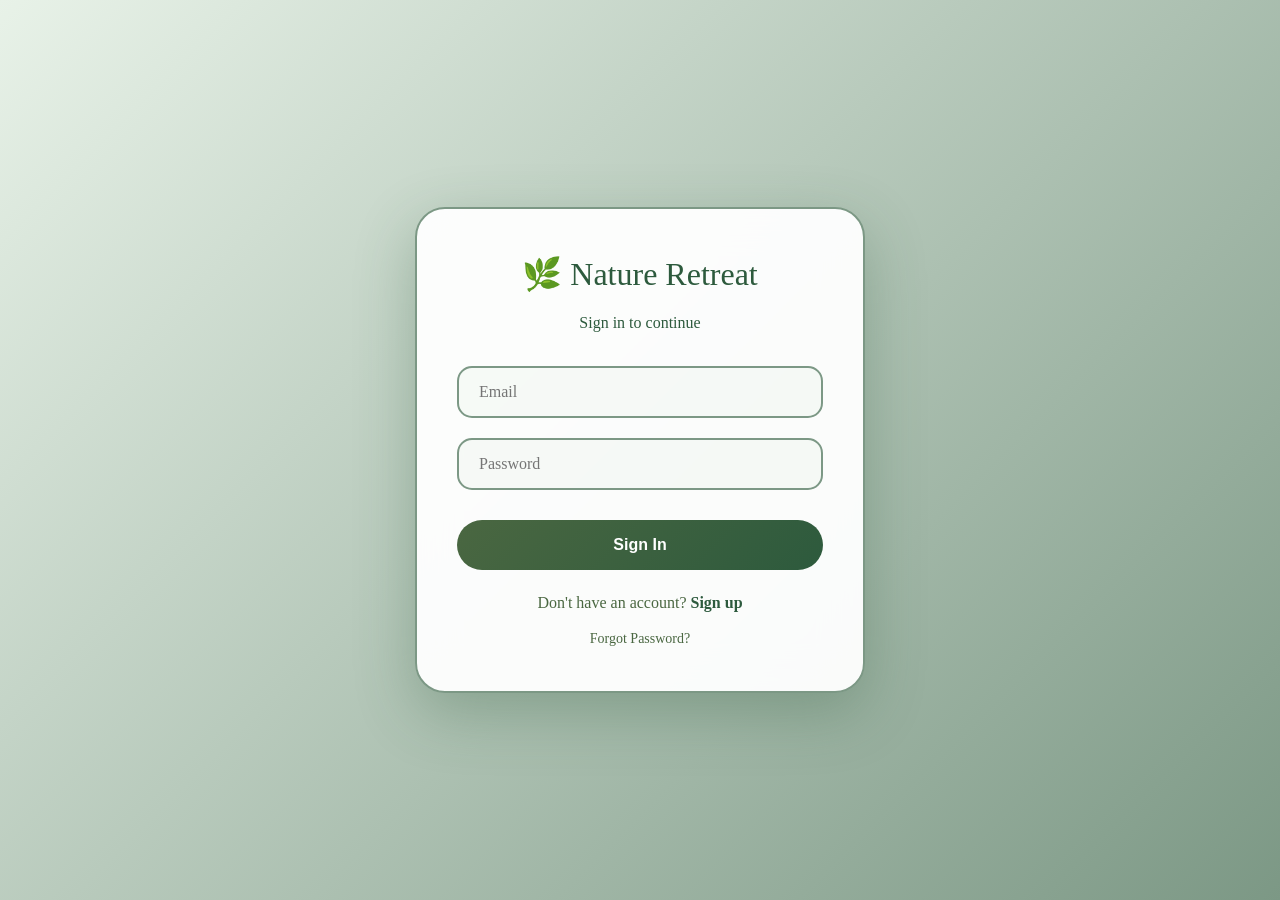
<file: hotel/index.html>
<!DOCTYPE html>
<html lang="en">
<head>
    <meta charset="UTF-8">
    <meta name="viewport" content="width=device-width, initial-scale=1.0">
    <title>Nature Retreat Booking System</title>
    <link rel="stylesheet" href="styles.css">
</head>
<body>
    <!-- Login Screen -->
    <div id="loginOverlay" class="login-overlay">
        <div class="login-container">
            <div class="login-header">
                <h2>🌿 Nature Retreat</h2>
                <p id="authSubtitle">Sign in to continue</p>
            </div>
            
            <!-- Login Form -->
            <form class="login-form" id="loginForm">
                <div class="input-group">
                    <input type="email" id="loginEmail" placeholder="Email" required>
                </div>
                <div class="input-group">
                    <input type="password" id="loginPassword" placeholder="Password" required>
                </div>
                <button type="submit" class="login-btn">Sign In</button>
            </form>
            
            <!-- Sign Up Form -->
            <form class="login-form" id="signupForm" style="display: none;">
                <div class="input-group">
                    <input type="text" id="signupName" placeholder="Full Name" required>
                </div>
                <div class="input-group">
                    <input type="email" id="signupEmail" placeholder="Email" required>
                </div>
                <div class="input-group">
                    <input type="password" id="signupPassword" placeholder="Password" required>
                </div>
                <button type="submit" class="login-btn">Sign Up</button>
            </form>
            
            <div class="auth-switch">
                <span id="authSwitchText">Don't have an account? </span>
                <a id="authSwitchLink" onclick="toggleAuthMode()">Sign up</a>
            </div>
            
            <div style="text-align: center; margin-top: 10px;">
                <a onclick="showForgotPassword()" style="color: var(--moss-green); text-decoration: none; font-size: 14px; cursor: pointer;">Forgot Password?</a>
            </div>
            
            <!-- Forgot Password Form -->
            <form class="login-form" id="forgotForm" style="display: none;">
                <div class="input-group">
                    <input type="email" id="resetEmail" placeholder="Enter your email" required>
                </div>
                <div class="input-group">
                    <input type="password" id="newPassword" placeholder="Enter new password" required>
                </div>
                <div class="input-group">
                    <input type="password" id="confirmPassword" placeholder="Confirm new password" required>
                </div>
                <button type="submit" class="login-btn">Reset Password</button>
                <div style="text-align: center; margin-top: 15px;">
                    <a onclick="showLogin()" style="color: var(--moss-green); text-decoration: none; font-size: 14px; cursor: pointer;">Back to Login</a>
                </div>
            </form>
            

        </div>
    </div>

    <!-- User Info Display -->
    <div id="userInfo" class="user-info">
        <span id="userDisplayName">Welcome!</span>
        <button class="logout-btn" onclick="logout()">Logout</button>
    </div>

    <!-- User Content -->
    <div id="userContent" class="main-content">
        <div class="container">
            <div class="header">
                <h1>🌲 Nature Retreat Booking</h1>
                <p>Reconnect with nature in our serene accommodations</p>
            </div>

            <div class="booking-section">
                <h2 style="margin-bottom: 20px; color: var(--forest-green); font-weight: normal;">Find Your Perfect Escape</h2>
                <form class="search-form" id="searchForm">
                    <div class="form-group">
                        <label for="checkin">Check-in Date</label>
                        <input type="date" id="checkin" name="checkin" required>
                    </div>
                    <div class="form-group">
                        <label for="checkout">Check-out Date</label>
                        <input type="date" id="checkout" name="checkout" required>
                    </div>
                    <div class="form-group">
                        <label for="guests">Guests</label>
                        <select id="guests" name="guests" required>
                            <option value="1">1 Guest</option>
                            <option value="2">2 Guests</option>
                            <option value="3">3 Guests</option>
                            <option value="4">4 Guests</option>
                        </select>
                    </div>
                    <button type="submit" class="search-btn">Search Rooms</button>
                </form>

                <div id="searchLoading" class="search-loading">
                    <div class="search-spinner"></div>
                    <div class="search-text">🔍 Searching available rooms...</div>
                </div>
                
                <div class="rooms-grid" id="roomsGrid">
                    <!-- Rooms will be loaded here -->
                </div>
            </div>
            
            <div class="booking-section">
                <div class="section-header">
                    <h2 style="margin-bottom: 20px; color: var(--forest-green); font-weight: normal;">My Bookings</h2>
                    <button onclick="openCheckoutModal()" class="checkout-btn">Check-out</button>
                </div>
                <table class="bookings-table" id="userBookingsTable">
                    <thead>
                        <tr>
                            <th>Booking ID</th>
                            <th>Room</th>
                            <th>Check-in</th>
                            <th>Check-out</th>
                            <th>Guests</th>
                            <th>Total</th>
                            <th>Status</th>
                            <th>Action</th>
                        </tr>
                    </thead>
                    <tbody id="userBookingsTableBody">
                        <!-- User bookings will be loaded here -->
                    </tbody>
                </table>
            </div>
        </div>
    </div>



    <!-- Booking Modal -->
    <div id="bookingModal" class="booking-modal">
        <div class="modal-content">
            <button class="close-btn" onclick="closeModal()">✕</button>
            <div class="modal-header">
                <h2>Complete Your Booking</h2>
                <p id="selectedRoomInfo"></p>
            </div>
            
            <!-- Guest Details Form -->
            <form class="booking-form" id="bookingForm">
                <div class="form-group">
                    <label for="guestName">Full Name</label>
                    <input type="text" id="guestName" required>
                </div>
                <div class="form-group">
                    <label for="guestEmail">Email</label>
                    <input type="email" id="guestEmail" required>
                </div>
                <div class="form-group">
                    <label for="guestPhone">Phone</label>
                    <input type="tel" id="guestPhone" required>
                </div>
                
                <!-- Voucher Section -->
                <div class="voucher-section">
                    <label for="voucherCode">Voucher Code (Optional)</label>
                    <div class="voucher-input-group">
                        <input type="text" id="voucherCode" placeholder="Enter voucher code">
                        <button type="button" onclick="applyVoucher()" class="apply-voucher-btn">Apply</button>
                    </div>
                    <div id="voucherMessage" class="voucher-message"></div>
                </div>
                
                <button type="button" onclick="proceedToPayment()" class="confirm-btn">Proceed to Payment</button>
            </form>
            
            <!-- Payment Form -->
            <form class="payment-form" id="paymentForm" style="display: none;">
                <h3>Payment Details</h3>
                <div id="finalBookingInfo" class="final-booking-info"></div>
                
                <div class="form-group">
                    <label for="cardNumber">Card Number</label>
                    <input type="text" id="cardNumber" placeholder="1234 5678 9012 3456" maxlength="19" required>
                </div>
                <div class="form-row">
                    <div class="form-group">
                        <label for="expiryDate">Expiry Date</label>
                        <input type="text" id="expiryDate" placeholder="MM/YY" maxlength="5" required>
                    </div>
                    <div class="form-group">
                        <label for="cvv">CVV</label>
                        <input type="text" id="cvv" placeholder="123" maxlength="3" required>
                    </div>
                </div>
                <div class="form-group">
                    <label for="cardName">Name on Card</label>
                    <input type="text" id="cardName" required>
                </div>
                
                <div class="payment-buttons">
                    <button type="button" onclick="backToBooking()" class="back-btn">Back</button>
                    <button type="submit" class="pay-btn">Complete Payment</button>
                </div>
            </form>
            
            <!-- Success Message -->
            <div id="successMessage" class="success-message">
                <strong>🎉 Payment Successful!</strong><br>
                Your booking has been confirmed.<br>
                <div id="bookingReference"></div>
                <button onclick="downloadVoucher()" class="download-voucher-btn">🧾 Download Receipt</button>
            </div>
        </div>
    </div>
    
    <!-- Checkout Modal -->
    <div id="checkoutModal" class="booking-modal">
        <div class="modal-content">
            <button class="close-btn" onclick="closeCheckoutModal()">✕</button>
            <div class="modal-header">
                <h2>Check-out</h2>
            </div>
            <form class="checkout-form" id="checkoutForm">
                <div class="form-group">
                    <label for="checkoutBookingId">Booking ID</label>
                    <input type="text" id="checkoutBookingId" placeholder="Enter your booking ID" required>
                </div>
                <div class="form-group">
                    <label for="checkoutEmail">Email</label>
                    <input type="email" id="checkoutEmail" placeholder="Enter your email" required>
                </div>
                <button type="submit" class="confirm-btn">Check-out</button>
            </form>
            <div id="checkoutSuccess" class="success-message">
                <strong>✅ Check-out Successful!</strong><br>
                Thank you for staying with us!
            </div>
        </div>
    </div>

    <script src="script_php.js"></script>
</body>
</html>
</file>
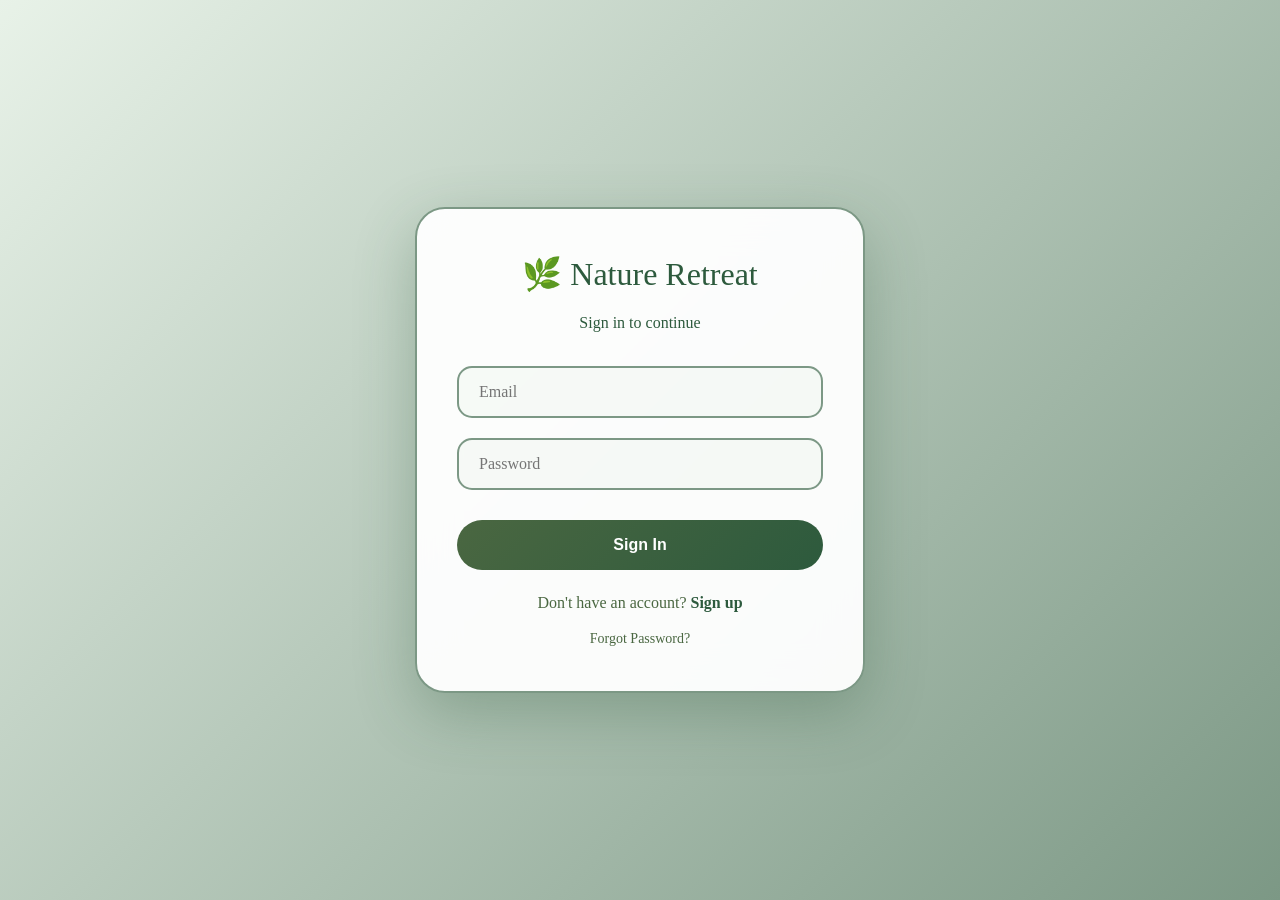
<file: hotel/admin.html>
<!DOCTYPE html>
<html lang="en">
<head>
    <meta charset="UTF-8">
    <meta name="viewport" content="width=device-width, initial-scale=1.0">
    <title>Admin Dashboard - Nature Retreat</title>
    <link rel="stylesheet" href="styles.css">
</head>
<body>
    <!-- User Info Display -->
    <div id="userInfo" class="user-info">
        <span id="userDisplayName">Welcome!</span>
        <button class="logout-btn" onclick="logout()">Logout</button>
    </div>

    <!-- Admin Panel -->
    <div id="adminContent" class="admin-panel" style="display: block;">
        <div class="container">
            <div class="admin-header">
                <h1>🏨 Admin Dashboard</h1>
                <p>Manage bookings and rooms</p>
            </div>

            <div class="admin-tabs">
                <button class="tab-btn active" onclick="showTab('bookings')">All Bookings</button>
                <button class="tab-btn" onclick="showTab('rooms')">Room Management</button>
                <button class="tab-btn" onclick="showTab('users')">User Management</button>
                <button class="tab-btn" onclick="showTab('settings')">Settings</button>
            </div>

            <div id="bookingsTab" class="tab-content active">
                <div class="booking-section">
                    <h3 style="margin-bottom: 20px; color: var(--forest-green);">Recent Bookings</h3>
                    <table class="bookings-table" id="bookingsTable">
                        <thead>
                            <tr>
                                <th>Booking ID</th>
                                <th>Guest Name</th>
                                <th>Room</th>
                                <th>Check-in</th>
                                <th>Check-out</th>
                                <th>Guests</th>
                                <th>Total</th>
                                <th>Status</th>
                                <th>Action</th>
                            </tr>
                        </thead>
                        <tbody id="bookingsTableBody">
                            <!-- Bookings will be loaded here -->
                        </tbody>
                    </table>
                </div>
            </div>

            <div id="roomsTab" class="tab-content">
                <div class="booking-section">
                    <h3 style="margin-bottom: 20px; color: var(--forest-green);">Room Availability Calendar</h3>
                    <div id="roomCalendarContainer">
                        <!-- Room calendars will be loaded here -->
                    </div>
                </div>
            </div>

            <div id="usersTab" class="tab-content">
                <div class="booking-section">
                    <h3 style="margin-bottom: 20px; color: var(--forest-green);">User Management</h3>
                    <table class="bookings-table" id="usersTable">
                        <thead>
                            <tr>
                                <th>User ID</th>
                                <th>Name</th>
                                <th>Email</th>
                                <th>Role</th>
                                <th>Action</th>
                            </tr>
                        </thead>
                        <tbody id="usersTableBody">
                            <!-- Users will be loaded here -->
                        </tbody>
                    </table>
                </div>
            </div>

            <div id="settingsTab" class="tab-content">
                <div class="booking-section">
                    <h3 style="margin-bottom: 20px; color: var(--forest-green);">Change Password</h3>
                    <form id="changePasswordForm" style="max-width: 400px;">
                        <div class="form-group">
                            <label for="currentPassword">Current Password</label>
                            <input type="password" id="currentPassword" required>
                        </div>
                        <div class="form-group">
                            <label for="newPassword">New Password</label>
                            <input type="password" id="newPassword" required>
                        </div>
                        <div class="form-group">
                            <label for="confirmPassword">Confirm New Password</label>
                            <input type="password" id="confirmPassword" required>
                        </div>
                        <button type="submit" class="confirm-btn">Update Password</button>
                    </form>
                </div>
            </div>

            <!-- User Password Change Modal -->
            <div id="userPasswordModal" class="booking-modal">
                <div class="modal-content">
                    <button class="close-btn" onclick="closeUserPasswordModal()">✕</button>
                    <div class="modal-header">
                        <h2>Change User Password</h2>
                        <p id="selectedUserInfo"></p>
                    </div>
                    <form id="userPasswordForm" class="booking-form">
                        <div class="form-group">
                            <label for="userNewPassword">New Password</label>
                            <input type="password" id="userNewPassword" required>
                        </div>
                        <div class="form-group">
                            <label for="userConfirmPassword">Confirm Password</label>
                            <input type="password" id="userConfirmPassword" required>
                        </div>
                        <button type="submit" class="confirm-btn">Update User Password</button>
                    </form>
                </div>
            </div>
        </div>
    </div>

    <script src="admin.js"></script>
</body>
</html>
</file>
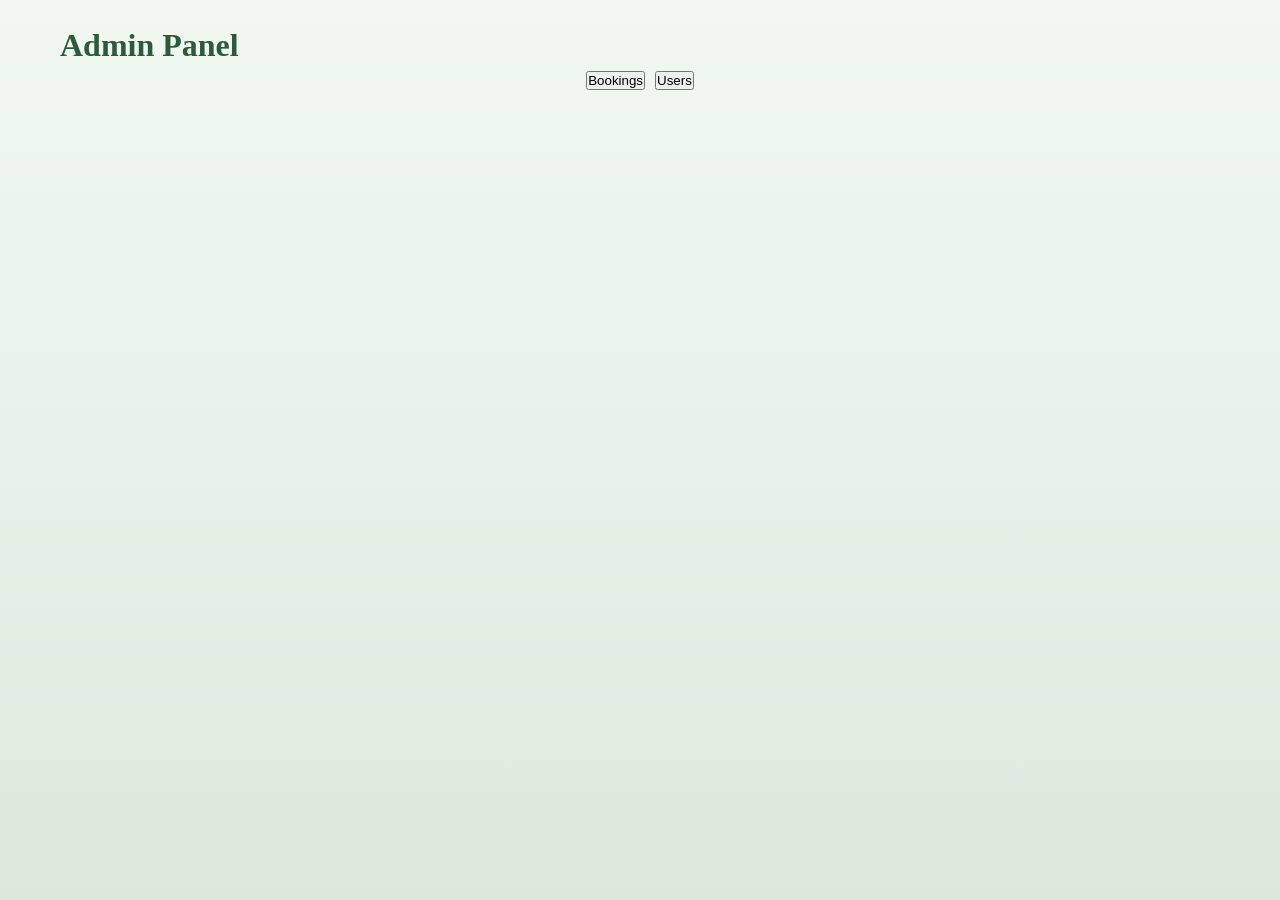
<file: hotel/simple_admin.html>
<!DOCTYPE html>
<html>
<head>
    <title>Admin Panel</title>
    <link rel="stylesheet" href="styles.css">
</head>
<body>
    <div class="container">
        <h1>Admin Panel</h1>
        <div id="status"></div>
        
        <div class="admin-tabs">
            <button onclick="loadBookings()">Bookings</button>
            <button onclick="loadUsers()">Users</button>
        </div>
        
        <div id="content"></div>
    </div>
    
    <script>
    async function loadBookings() {
        try {
            const response = await fetch('admin_api.php?action=get_all_bookings');
            const bookings = await response.json();
            
            document.getElementById('content').innerHTML = `
                <h3>All Bookings</h3>
                <table class="bookings-table">
                    <tr><th>ID</th><th>Guest</th><th>Room</th><th>Check-in</th><th>Status</th></tr>
                    ${bookings.map(b => `<tr><td>${b.id}</td><td>${b.guest_name}</td><td>${b.room_name}</td><td>${b.checkin_date}</td><td>${b.status}</td></tr>`).join('')}
                </table>
            `;
        } catch (error) {
            document.getElementById('content').innerHTML = 'Error loading bookings';
        }
    }
    
    async function loadUsers() {
        try {
            const response = await fetch('admin_api.php?action=get_users');
            const users = await response.json();
            
            document.getElementById('content').innerHTML = `
                <h3>All Users</h3>
                <table class="bookings-table">
                    <tr><th>ID</th><th>Name</th><th>Email</th><th>Role</th></tr>
                    ${users.map(u => `<tr><td>${u.id}</td><td>${u.name}</td><td>${u.email}</td><td>${u.role}</td></tr>`).join('')}
                </table>
            `;
        } catch (error) {
            document.getElementById('content').innerHTML = 'Error loading users';
        }
    }
    
    // Check auth on load
    fetch('check_admin.php')
        .then(r => r.json())
        .then(result => {
            if (result.success) {
                document.getElementById('status').innerHTML = `<p>Welcome ${result.user.name}</p>`;
                loadBookings();
            } else {
                document.getElementById('status').innerHTML = '<p style="color:red;">Not logged in as admin</p>';
            }
        });
    </script>
</body>
</html>
</file>
<file: hotel/styles.css>
* {
    margin: 0;
    padding: 0;
    box-sizing: border-box;
}

:root {
    --forest-green: #2d5a3d;
    --sage-green: #7c9885;
    --moss-green: #4a6741;
    --earth-brown: #8b6f47;
    --morning-mist: #e8f2e8;
    --bark-brown: #654321;
    --leaf-shadow: rgba(45, 90, 61, 0.1);
}

body {
    font-family: 'Georgia', serif;
    line-height: 1.6;
    color: var(--forest-green);
    background: linear-gradient(180deg, #f0f8f0 0%, #e8f2e8 50%, #dde8dd 100%);
    min-height: 100vh;
    position: relative;
    overflow-x: hidden;
}

.container {
    max-width: 1200px;
    margin: 0 auto;
    padding: 20px;
    position: relative;
    z-index: 2;
}

.header {
    background: rgba(255, 255, 255, 0.9);
    backdrop-filter: blur(10px);
    border-radius: 30px;
    padding: 40px;
    margin-bottom: 30px;
    margin-top: 60px;
    text-align: center;
    box-shadow: 0 10px 30px var(--leaf-shadow);
    border: 2px solid rgba(124, 152, 133, 0.2);
}

.header h1 {
    color: var(--forest-green);
    font-size: 2.5rem;
    margin-bottom: 10px;
    font-weight: normal;
}

.booking-section {
    background: rgba(255, 255, 255, 0.85);
    backdrop-filter: blur(10px);
    border-radius: 30px;
    padding: 40px;
    margin-bottom: 30px;
    box-shadow: 0 10px 30px var(--leaf-shadow);
    border: 2px solid rgba(124, 152, 133, 0.2);
}

.search-form {
    display: grid;
    grid-template-columns: repeat(auto-fit, minmax(200px, 1fr));
    gap: 25px;
    margin-bottom: 30px;
}

.form-group {
    display: flex;
    flex-direction: column;
}

.form-group label {
    margin-bottom: 8px;
    font-weight: 600;
    color: var(--forest-green);
    font-size: 0.95rem;
}

.form-group input, .form-group select {
    padding: 14px;
    border: 2px solid var(--sage-green);
    border-radius: 15px;
    font-size: 16px;
    background: rgba(232, 242, 232, 0.5);
    transition: all 0.3s ease;
    font-family: 'Georgia', serif;
}

.form-group input:focus, .form-group select:focus {
    outline: none;
    border-color: var(--moss-green);
    transform: translateY(-2px);
    box-shadow: 0 5px 15px var(--leaf-shadow);
    background: white;
}

.search-btn {
    background: linear-gradient(135deg, var(--moss-green) 0%, var(--forest-green) 100%);
    color: white;
    border: none;
    padding: 16px 30px;
    border-radius: 25px;
    cursor: pointer;
    font-size: 16px;
    font-weight: 600;
    transition: all 0.3s ease;
    align-self: end;
}

.search-btn:hover {
    transform: translateY(-2px);
    box-shadow: 0 10px 25px var(--leaf-shadow);
}

.rooms-grid {
    display: grid;
    grid-template-columns: repeat(auto-fit, minmax(350px, 1fr));
    gap: 30px;
    margin-top: 30px;
}

.room-card {
    background: white;
    border-radius: 25px;
    overflow: hidden;
    box-shadow: 0 8px 25px var(--leaf-shadow);
    transition: all 0.3s ease;
    border: 1px solid rgba(124, 152, 133, 0.2);
}

.room-card:hover {
    transform: translateY(-5px) scale(1.02);
    box-shadow: 0 15px 40px var(--leaf-shadow);
}

.room-image {
    width: 100%;
    height: 200px;
    background: linear-gradient(135deg, var(--sage-green), var(--moss-green));
    display: flex;
    align-items: center;
    justify-content: center;
    color: white;
    font-size: 18px;
    font-weight: 600;
}

.room-content {
    padding: 25px;
}

.room-title {
    font-size: 1.4rem;
    font-weight: normal;
    color: var(--forest-green);
    margin-bottom: 10px;
}

.room-price {
    font-size: 1.6rem;
    font-weight: 700;
    color: var(--earth-brown);
    margin-bottom: 15px;
}

.room-features {
    display: flex;
    flex-wrap: wrap;
    gap: 8px;
    margin-bottom: 20px;
}

.feature-tag {
    background: var(--morning-mist);
    padding: 5px 12px;
    border-radius: 20px;
    font-size: 0.85rem;
    color: var(--moss-green);
    border: 1px solid var(--sage-green);
}

.book-btn {
    width: 100%;
    background: linear-gradient(135deg, var(--sage-green) 0%, var(--moss-green) 100%);
    color: white;
    border: none;
    padding: 14px;
    border-radius: 20px;
    cursor: pointer;
    font-size: 16px;
    font-weight: 600;
    transition: all 0.3s ease;
}

.book-btn:hover {
    transform: translateY(-2px);
    box-shadow: 0 8px 20px var(--leaf-shadow);
}

.booking-modal {
    display: none;
    position: fixed;
    top: 0;
    left: 0;
    width: 100%;
    height: 100%;
    background: rgba(45, 90, 61, 0.9);
    z-index: 1000;
    backdrop-filter: blur(5px);
}

.modal-content {
    position: absolute;
    top: 50%;
    left: 50%;
    transform: translate(-50%, -50%);
    background: white;
    border-radius: 30px;
    padding: 40px;
    width: 90%;
    max-width: 500px;
    max-height: 90vh;
    overflow-y: auto;
    box-shadow: 0 20px 60px rgba(0, 0, 0, 0.3);
    border: 2px solid var(--sage-green);
}

.modal-header {
    text-align: center;
    margin-bottom: 30px;
}

.modal-header h2 {
    color: var(--forest-green);
    margin-bottom: 10px;
    font-weight: normal;
}

.close-btn {
    position: absolute;
    top: 15px;
    right: 20px;
    background: none;
    border: none;
    font-size: 24px;
    cursor: pointer;
    color: var(--sage-green);
    transition: transform 0.3s;
}

.close-btn:hover {
    transform: rotate(90deg);
    color: var(--forest-green);
}

.booking-form {
    display: flex;
    flex-direction: column;
    gap: 20px;
}

.confirm-btn {
    background: linear-gradient(135deg, var(--moss-green) 0%, var(--forest-green) 100%);
    color: white;
    border: none;
    padding: 16px;
    border-radius: 25px;
    cursor: pointer;
    font-size: 16px;
    font-weight: 600;
    transition: all 0.3s ease;
}

.confirm-btn:hover {
    transform: translateY(-2px);
    box-shadow: 0 8px 20px var(--leaf-shadow);
}

.success-message {
    background: var(--morning-mist);
    color: var(--forest-green);
    padding: 20px;
    border-radius: 15px;
    margin-top: 20px;
    display: none;
    border: 2px solid var(--sage-green);
    text-align: center;
}

/* Payment Form Styles */
.payment-form {
    display: flex;
    flex-direction: column;
    gap: 20px;
}

.payment-form h3 {
    color: var(--forest-green);
    margin-bottom: 15px;
    text-align: center;
}

.form-row {
    display: grid;
    grid-template-columns: 2fr 1fr;
    gap: 15px;
}

.payment-buttons {
    display: flex;
    gap: 15px;
    margin-top: 10px;
}

.back-btn {
    background: var(--sage-green);
    color: white;
    border: none;
    padding: 16px;
    border-radius: 25px;
    cursor: pointer;
    font-size: 16px;
    font-weight: 600;
    transition: all 0.3s ease;
    flex: 1;
}

.back-btn:hover {
    background: var(--moss-green);
    transform: translateY(-2px);
}

.pay-btn {
    background: linear-gradient(135deg, var(--moss-green) 0%, var(--forest-green) 100%);
    color: white;
    border: none;
    padding: 16px;
    border-radius: 25px;
    cursor: pointer;
    font-size: 16px;
    font-weight: 600;
    transition: all 0.3s ease;
    flex: 2;
}

.pay-btn:hover {
    transform: translateY(-2px);
    box-shadow: 0 8px 20px var(--leaf-shadow);
}

.pay-btn:disabled {
    background: #ccc;
    cursor: not-allowed;
    transform: none;
}

/* Voucher Styles */
.voucher-section {
    margin: 20px 0;
    padding: 15px;
    background: rgba(232, 242, 232, 0.3);
    border-radius: 15px;
    border: 1px solid var(--sage-green);
}

.voucher-input-group {
    display: flex;
    gap: 10px;
    margin-top: 8px;
}

.voucher-input-group input {
    flex: 1;
    padding: 12px;
    border: 2px solid var(--sage-green);
    border-radius: 10px;
    font-size: 14px;
}

.apply-voucher-btn {
    background: var(--earth-brown);
    color: white;
    border: none;
    padding: 12px 20px;
    border-radius: 10px;
    cursor: pointer;
    font-size: 14px;
    font-weight: 600;
    transition: all 0.3s ease;
    white-space: nowrap;
}

.apply-voucher-btn:hover {
    background: var(--bark-brown);
    transform: translateY(-1px);
}

.voucher-message {
    margin-top: 10px;
    font-size: 14px;
    font-weight: 600;
}

/* Booking Summary */
.final-booking-info {
    background: rgba(232, 242, 232, 0.5);
    padding: 20px;
    border-radius: 15px;
    margin-bottom: 20px;
    border: 1px solid var(--sage-green);
}

.booking-summary h4 {
    color: var(--forest-green);
    margin-bottom: 15px;
    text-align: center;
}

.booking-summary p {
    margin: 8px 0;
    display: flex;
    justify-content: space-between;
}

.total-amount {
    border-top: 2px solid var(--sage-green);
    padding-top: 10px;
    margin-top: 15px;
    font-size: 1.1rem;
    color: var(--forest-green);
}

/* Checkout Styles */
.checkout-form {
    display: flex;
    flex-direction: column;
    gap: 20px;
}

.checkout-btn {
    background: linear-gradient(135deg, var(--earth-brown) 0%, var(--bark-brown) 100%);
    color: white;
    border: none;
    padding: 12px 24px;
    border-radius: 20px;
    cursor: pointer;
    font-size: 14px;
    font-weight: 600;
    transition: all 0.3s ease;
}

.checkout-btn:hover {
    transform: translateY(-2px);
    box-shadow: 0 5px 15px var(--leaf-shadow);
}

.section-header {
    display: flex;
    justify-content: space-between;
    align-items: center;
    margin-bottom: 20px;
}

.download-voucher-btn {
    background: var(--sage-green);
    color: white;
    border: none;
    padding: 10px 20px;
    border-radius: 15px;
    cursor: pointer;
    font-size: 14px;
    font-weight: 600;
    margin-top: 15px;
    transition: all 0.3s ease;
}

.download-voucher-btn:hover {
    background: var(--moss-green);
    transform: translateY(-1px);
}

/* Status Badge Updates */
.status-checked-out {
    background: #e2e3e5;
    color: #495057;
}

/* Card Input Styling */
#cardNumber {
    font-family: 'Courier New', monospace;
    letter-spacing: 1px;
}

#expiryDate, #cvv {
    font-family: 'Courier New', monospace;
    text-align: center;
}

.login-overlay {
    position: fixed;
    top: 0;
    left: 0;
    width: 100%;
    height: 100%;
    background: linear-gradient(135deg, var(--morning-mist) 0%, var(--sage-green) 100%);
    z-index: 2000;
    display: flex;
    align-items: center;
    justify-content: center;
}

.login-container {
    background: rgba(255, 255, 255, 0.95);
    backdrop-filter: blur(20px);
    border-radius: 30px;
    padding: 40px;
    width: 90%;
    max-width: 450px;
    box-shadow: 0 20px 60px rgba(45, 90, 61, 0.3);
    border: 2px solid var(--sage-green);
}

.login-header {
    text-align: center;
    margin-bottom: 30px;
}

.login-header h2 {
    color: var(--forest-green);
    font-size: 2rem;
    margin-bottom: 10px;
    font-weight: normal;
}

.login-form {
    display: flex;
    flex-direction: column;
    gap: 20px;
}

.input-group input {
    width: 100%;
    padding: 15px 20px;
    border: 2px solid var(--sage-green);
    border-radius: 15px;
    font-size: 16px;
    transition: all 0.3s ease;
    background: rgba(232, 242, 232, 0.3);
    font-family: 'Georgia', serif;
}

.input-group input:focus {
    outline: none;
    border-color: var(--moss-green);
    transform: translateY(-2px);
    box-shadow: 0 8px 25px var(--leaf-shadow);
    background: white;
}

.login-btn {
    background: linear-gradient(135deg, var(--moss-green) 0%, var(--forest-green) 100%);
    color: white;
    border: none;
    padding: 16px;
    border-radius: 25px;
    cursor: pointer;
    font-size: 16px;
    font-weight: 600;
    transition: all 0.3s ease;
    margin-top: 10px;
}

.login-btn:hover {
    transform: translateY(-2px);
    box-shadow: 0 10px 30px var(--leaf-shadow);
}

.user-info {
    position: absolute;
    top: 20px;
    right: 20px;
    background: rgba(255, 255, 255, 0.9);
    padding: 12px 20px;
    border-radius: 25px;
    font-size: 14px;
    color: var(--forest-green);
    display: none;
    box-shadow: 0 5px 15px var(--leaf-shadow);
    border: 1px solid var(--sage-green);
}

.logout-btn {
    background: var(--earth-brown);
    color: white;
    border: none;
    padding: 6px 15px;
    border-radius: 15px;
    cursor: pointer;
    font-size: 12px;
    margin-left: 10px;
    transition: all 0.3s;
}

.logout-btn:hover {
    background: var(--bark-brown);
    transform: translateY(-1px);
}

.main-content {
    display: none;
}

.admin-panel {
    display: none;
}

.admin-header {
    background: linear-gradient(135deg, var(--earth-brown) 0%, var(--bark-brown) 100%);
    color: white;
    text-align: center;
    padding: 20px;
    border-radius: 20px;
    margin-bottom: 30px;
    margin-top: 60px;
}

.admin-tabs {
    display: flex;
    gap: 10px;
    margin-bottom: 30px;
    justify-content: center;
}

.tab-btn {
    background: var(--sage-green);
    color: white;
    border: none;
    padding: 12px 24px;
    border-radius: 20px;
    cursor: pointer;
    transition: all 0.3s;
}

.tab-btn.active {
    background: var(--forest-green);
    transform: translateY(-2px);
}

.tab-content {
    display: none;
}

.tab-content.active {
    display: block;
}

.bookings-table {
    width: 100%;
    border-collapse: collapse;
    background: white;
    border-radius: 15px;
    overflow: hidden;
    box-shadow: 0 5px 15px var(--leaf-shadow);
}

.bookings-table th,
.bookings-table td {
    padding: 15px;
    text-align: left;
    border-bottom: 1px solid var(--morning-mist);
}

.bookings-table th {
    background: var(--sage-green);
    color: white;
    font-weight: 600;
}

.status-badge {
    padding: 5px 12px;
    border-radius: 15px;
    font-size: 12px;
    font-weight: 600;
}

.status-confirmed {
    background: #d4edda;
    color: #155724;
}

.status-pending {
    background: #fff3cd;
    color: #856404;
}

/* Room Calendar Styles */
.room-calendar {
    background: white;
    border-radius: 20px;
    padding: 20px;
    margin-bottom: 30px;
    box-shadow: 0 5px 15px var(--leaf-shadow);
    border: 1px solid rgba(124, 152, 133, 0.2);
}

.room-calendar h4 {
    color: var(--forest-green);
    margin-bottom: 15px;
    font-size: 1.2rem;
}

.calendar-grid {
    display: grid;
    grid-template-columns: repeat(7, 1fr);
    gap: 5px;
    margin-top: 10px;
}

.calendar-header {
    text-align: center;
    font-weight: 600;
    padding: 10px;
    background: var(--sage-green);
    color: white;
    border-radius: 5px;
    font-size: 14px;
}

.calendar-day {
    text-align: center;
    padding: 8px;
    border-radius: 5px;
    font-size: 12px;
    cursor: pointer;
    transition: all 0.3s;
    min-height: 35px;
    display: flex;
    align-items: center;
    justify-content: center;
}

.calendar-day.available {
    background: #d4edda;
    color: #155724;
    border: 1px solid #c3e6cb;
}

.calendar-day.booked {
    background: #f8d7da;
    color: #721c24;
    border: 1px solid #f5c6cb;
}

.calendar-day.other-month {
    background: #f8f9fa;
    color: #6c757d;
    border: 1px solid #dee2e6;
}

.calendar-day:hover {
    transform: scale(1.1);
    box-shadow: 0 2px 8px rgba(0,0,0,0.1);
}

.calendar-legend {
    display: flex;
    gap: 20px;
    margin-top: 15px;
    justify-content: center;
}

.legend-item {
    display: flex;
    align-items: center;
    gap: 5px;
    font-size: 12px;
}

.legend-color {
    width: 15px;
    height: 15px;
    border-radius: 3px;
    border: 1px solid #ccc;
}

.room-card.unavailable {
    opacity: 0.7;
    filter: grayscale(50%);
}

/* Search Animation */
.search-loading {
    display: none;
    text-align: center;
    padding: 40px;
    color: var(--forest-green);
}

.search-spinner {
    width: 50px;
    height: 50px;
    border: 4px solid var(--morning-mist);
    border-top: 4px solid var(--forest-green);
    border-radius: 50%;
    animation: spin 1s linear infinite;
    margin: 0 auto 20px;
}

@keyframes spin {
    0% { transform: rotate(0deg); }
    100% { transform: rotate(360deg); }
}

.search-text {
    font-size: 18px;
    font-weight: 600;
    animation: pulse 1.5s ease-in-out infinite;
}

@keyframes pulse {
    0%, 100% { opacity: 1; }
    50% { opacity: 0.5; }
}

.auth-switch {
    text-align: center;
    margin-top: 20px;
    color: var(--moss-green);
}

.auth-switch a {
    color: var(--forest-green);
    text-decoration: none;
    font-weight: 600;
    cursor: pointer;
    transition: color 0.3s;
}

.auth-switch a:hover {
    color: var(--moss-green);
    text-decoration: underline;
}

@media (max-width: 768px) {
    .calendar-grid {
        gap: 2px;
    }
    
    .calendar-day {
        padding: 5px;
        font-size: 10px;
        min-height: 25px;
    }
    
    .calendar-header {
        padding: 5px;
        font-size: 12px;
    }
}

@keyframes fadeInUp {
    from {
        opacity: 0;
        transform: translateY(30px);
    }
    to {
        opacity: 1;
        transform: translateY(0);
    }
}

.room-card {
    animation: fadeInUp 0.6s ease-out;
}

@media (max-width: 768px) {
    .container {
        padding: 10px;
    }
    
    .header h1 {
        font-size: 2rem;
    }
    
    .search-form {
        grid-template-columns: 1fr;
    }
    
    .rooms-grid {
        grid-template-columns: 1fr;
    }
    
    .modal-content {
        padding: 20px;
        width: 95%;
    }

    .admin-tabs {
        flex-direction: column;
    }

    .bookings-table {
        font-size: 14px;
    }
    
    .form-row {
        grid-template-columns: 1fr;
    }
    
    .payment-buttons {
        flex-direction: column;
    }
    
    .voucher-input-group {
        flex-direction: column;
    }
    
    .section-header {
        flex-direction: column;
        gap: 15px;
        align-items: stretch;
    }
    
    .booking-summary p {
        flex-direction: column;
        gap: 5px;
    }
}
</file>
